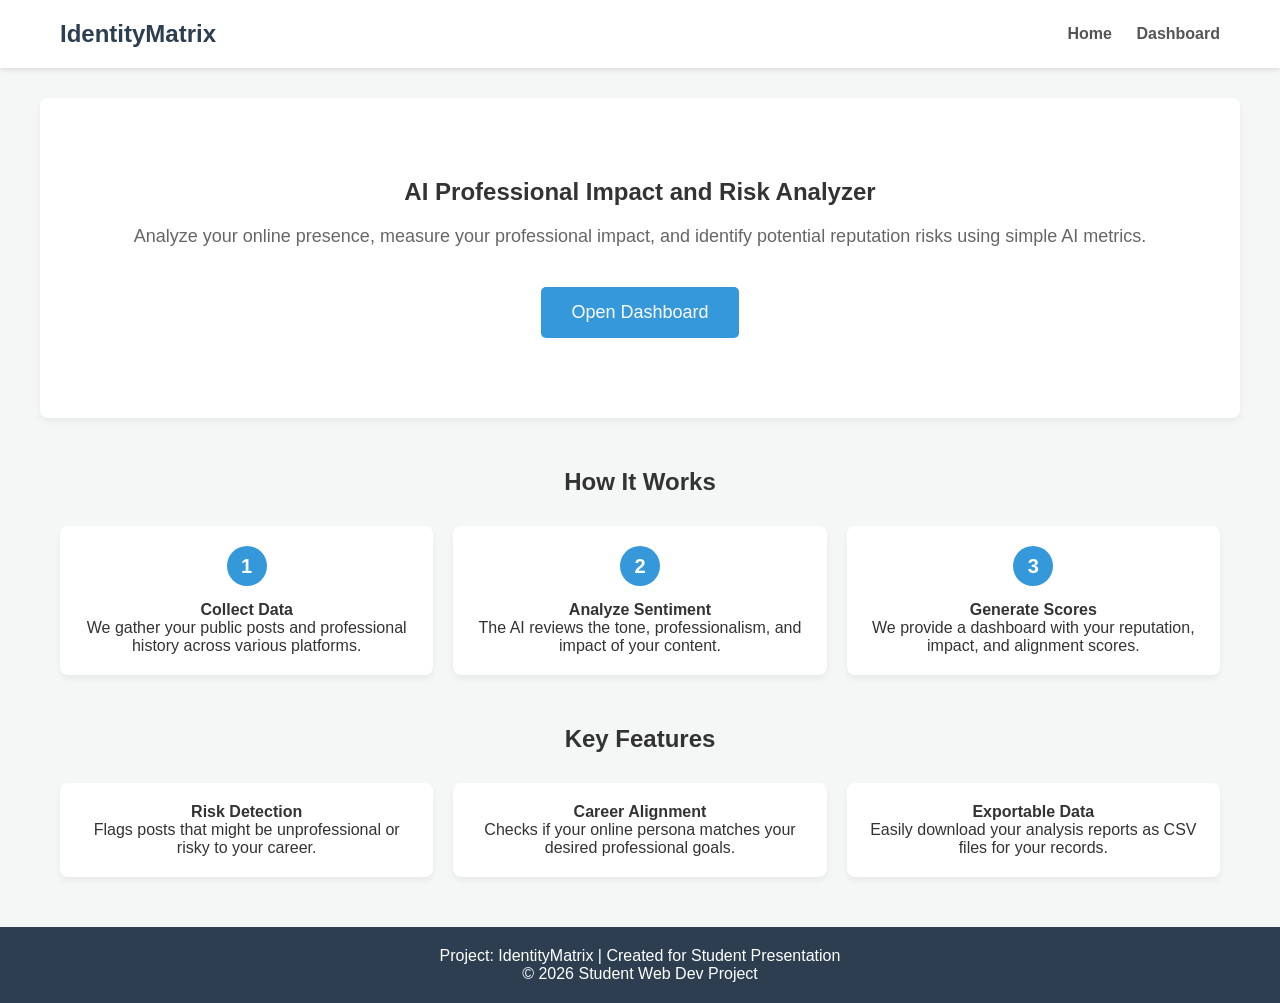
<file: index.html>
<!DOCTYPE html>
<html lang="en">
<head>
    <meta charset="UTF-8">
    <meta name="viewport" content="width=device-width, initial-scale=1.0">
    <title>IdentityMatrix | Home</title>
    <link rel="stylesheet" href="style.css">
</head>
<body>

    <header class="header">
        <div class="container nav-bar">
            <h1 class="logo">IdentityMatrix</h1>
            <nav>
                <a href="index.html" class="nav-link">Home</a>
                <a href="dashboard.html" class="nav-link">Dashboard</a>
            </nav>
        </div>
    </header>

    <section class="hero container">
        <h2>AI Professional Impact and Risk Analyzer</h2>
        <p>Analyze your online presence, measure your professional impact, and identify potential reputation risks using simple AI metrics.</p>
        <a href="dashboard.html" class="btn btn-large">Open Dashboard</a>
    </section>

    <section class="container section">
        <h3 class="section-title">How It Works</h3>
        <div class="grid-3">
            <div class="step">
                <div class="step-number">1</div>
                <h4>Collect Data</h4>
                <p>We gather your public posts and professional history across various platforms.</p>
            </div>
            <div class="step">
                <div class="step-number">2</div>
                <h4>Analyze Sentiment</h4>
                <p>The AI reviews the tone, professionalism, and impact of your content.</p>
            </div>
            <div class="step">
                <div class="step-number">3</div>
                <h4>Generate Scores</h4>
                <p>We provide a dashboard with your reputation, impact, and alignment scores.</p>
            </div>
        </div>
    </section>

    <section class="container section">
        <h3 class="section-title">Key Features</h3>
        <div class="grid-3">
            <div class="card">
                <h4>Risk Detection</h4>
                <p>Flags posts that might be unprofessional or risky to your career.</p>
            </div>
            <div class="card">
                <h4>Career Alignment</h4>
                <p>Checks if your online persona matches your desired professional goals.</p>
            </div>
            <div class="card">
                <h4>Exportable Data</h4>
                <p>Easily download your analysis reports as CSV files for your records.</p>
            </div>
        </div>
    </section>

    <footer class="footer">
        <div class="container">
            <p>Project: IdentityMatrix | Created for Student Presentation</p>
            <p>&copy; 2026 Student Web Dev Project</p>
        </div>
    </footer>

    <script src="script.js" defer></script>
</body>
</html>
</file>
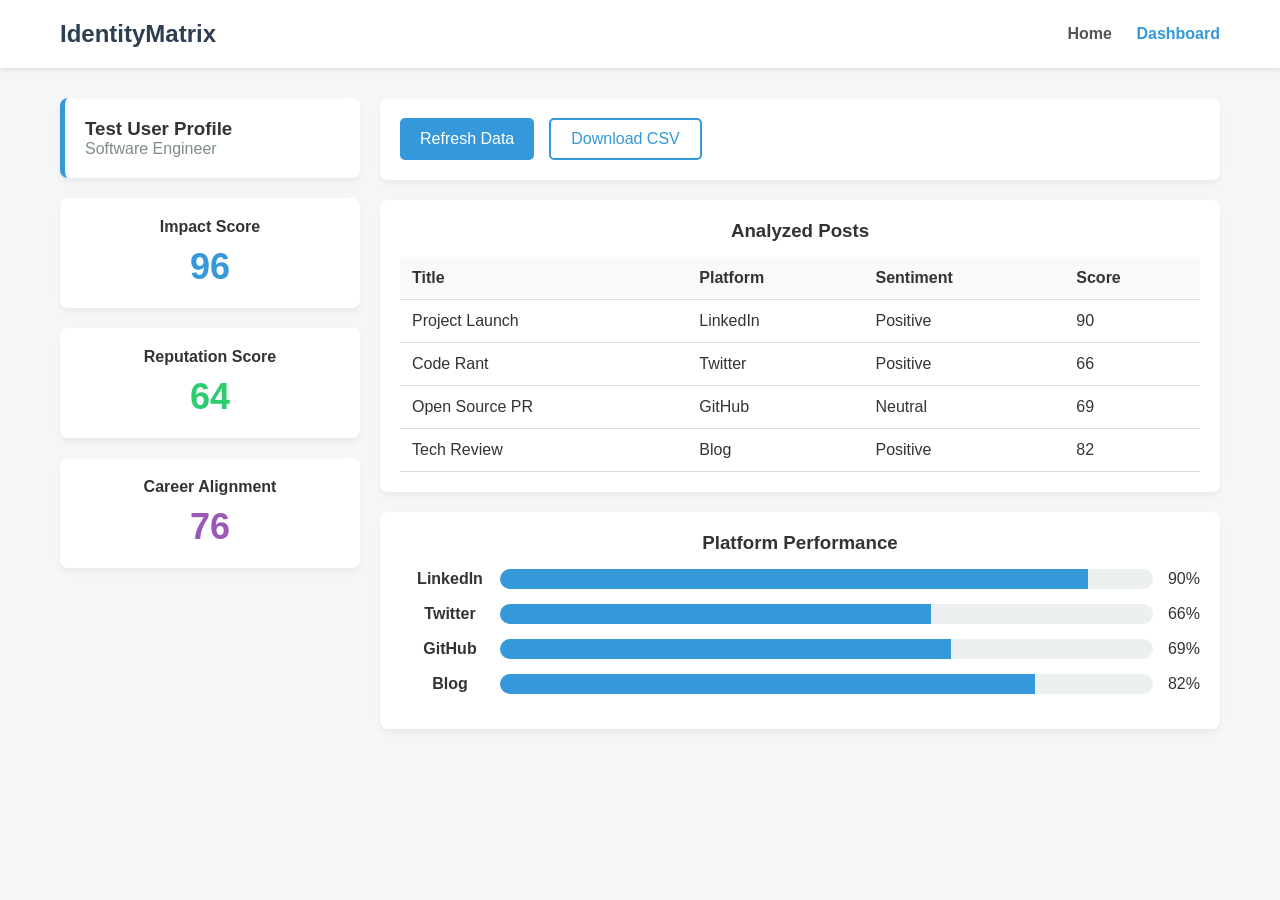
<file: dashboard.html>
<!DOCTYPE html>
<html lang="en">
<head>
    <meta charset="UTF-8">
    <meta name="viewport" content="width=device-width, initial-scale=1.0">
    <title>IdentityMatrix | Dashboard</title>
    <link rel="stylesheet" href="style.css">
</head>
<body>

    <header class="header">
        <div class="container nav-bar">
            <h1 class="logo">IdentityMatrix</h1>
            <nav>
                <a href="index.html" class="nav-link">Home</a>
                <a href="dashboard.html" class="nav-link active">Dashboard</a>
            </nav>
        </div>
    </header>

    <div class="container dashboard-layout">
        
        <aside class="sidebar">
            <div class="card profile-card">
                <h3>Test User Profile</h3>
                <p class="role">Software Engineer</p>
            </div>

            <div class="card score-card">
                <h4>Impact Score</h4>
                <div class="score-value text-blue" id="impactScore">0</div>
            </div>

            <div class="card score-card">
                <h4>Reputation Score</h4>
                <div class="score-value text-green" id="reputationScore">0</div>
            </div>

            <div class="card score-card">
                <h4>Career Alignment</h4>
                <div class="score-value text-purple" id="alignmentScore">0</div>
            </div>
        </aside>

        <main class="main-content">
            
            <div class="controls card">
                <button class="btn" id="refreshBtn">Refresh Data</button>
                <button class="btn btn-outline" id="csvBtn">Download CSV</button>
            </div>

            <div class="card">
                <h3>Analyzed Posts</h3>
                <table class="data-table" id="dataTable">
                    <thead>
                        <tr>
                            <th>Title</th>
                            <th>Platform</th>
                            <th>Sentiment</th>
                            <th>Score</th>
                        </tr>
                    </thead>
                    <tbody id="tableBody">
                        </tbody>
                </table>
            </div>

            <div class="card">
                <h3>Platform Performance</h3>
                <div class="chart-container" id="barChart">
                    </div>
            </div>

        </main>
    </div>

    <script src="script.js" defer></script>
</body>
</html>
</file>
<file: style.css>
/* style.css */

/* --- Basic Setup --- */
* {
    margin: 0;
    padding: 0;
    box-sizing: border-box;
    font-family: Arial, sans-serif;
}

body {
    background-color: #f4f7f6;
    color: #333;
}

/* --- Layout Classes --- */
.container {
    max-width: 1200px;
    margin: 0 auto;
    padding: 0 20px;
}

.grid-3 {
    display: flex;
    justify-content: space-between;
    gap: 20px;
}

.grid-3 > div {
    flex: 1;
}

/* --- Header & Nav --- */
.header {
    background-color: #ffffff;
    box-shadow: 0 2px 4px rgba(0,0,0,0.1);
    padding: 20px 0;
}

.nav-bar {
    display: flex;
    justify-content: space-between;
    align-items: center;
}

.logo {
    color: #2c3e50;
    font-size: 24px;
}

.nav-link {
    text-decoration: none;
    color: #555;
    margin-left: 20px;
    font-weight: bold;
}

.nav-link:hover, .nav-link.active {
    color: #3498db;
}

/* --- Buttons --- */
.btn {
    background-color: #3498db;
    color: white;
    border: none;
    padding: 10px 20px;
    border-radius: 5px;
    cursor: pointer;
    font-size: 16px;
    transition: background 0.3s;
    text-decoration: none;
    display: inline-block;
}

.btn:hover {
    background-color: #2980b9;
}

.btn-large {
    padding: 15px 30px;
    font-size: 18px;
    margin-top: 20px;
}

.btn-outline {
    background-color: white;
    color: #3498db;
    border: 2px solid #3498db;
}

.btn-outline:hover {
    background-color: #f0f8ff;
}

/* --- Index Page Specific --- */
.hero {
    text-align: center;
    padding: 80px 20px;
    background-color: white;
    margin-top: 30px;
    border-radius: 8px;
    box-shadow: 0 4px 6px rgba(0,0,0,0.05);
}

.hero p {
    font-size: 18px;
    color: #666;
    margin: 20px 0;
}

.section {
    margin-top: 50px;
    margin-bottom: 50px;
}

.section-title {
    text-align: center;
    margin-bottom: 30px;
    font-size: 24px;
}

.step, .card {
    background: white;
    padding: 20px;
    border-radius: 8px;
    box-shadow: 0 4px 6px rgba(0,0,0,0.05);
    text-align: center;
}

.step-number {
    background-color: #3498db;
    color: white;
    width: 40px;
    height: 40px;
    line-height: 40px;
    border-radius: 50%;
    margin: 0 auto 15px auto;
    font-size: 20px;
    font-weight: bold;
}

/* --- Dashboard Specific --- */
.dashboard-layout {
    display: flex;
    gap: 20px;
    margin-top: 30px;
}

.sidebar {
    width: 300px;
    display: flex;
    flex-direction: column;
    gap: 20px;
}

.main-content {
    flex: 1;
    display: flex;
    flex-direction: column;
    gap: 20px;
}

.profile-card {
    text-align: left;
    border-left: 5px solid #3498db;
}

.role {
    color: #7f8c8d;
}

.score-card {
    text-align: center;
}

.score-value {
    font-size: 36px;
    font-weight: bold;
    margin-top: 10px;
}

.text-blue { color: #3498db; }
.text-green { color: #2ecc71; }
.text-purple { color: #9b59b6; }

.controls {
    display: flex;
    gap: 15px;
    text-align: left;
}

/* --- Table Styles --- */
.data-table {
    width: 100%;
    border-collapse: collapse;
    margin-top: 15px;
    text-align: left;
}

.data-table th, .data-table td {
    padding: 12px;
    border-bottom: 1px solid #ddd;
}

.data-table th {
    background-color: #f8f9fa;
}

/* --- Simple Bar Chart Styles --- */
.chart-container {
    margin-top: 15px;
}

.chart-row {
    display: flex;
    align-items: center;
    margin-bottom: 15px;
}

.chart-label {
    width: 100px;
    font-weight: bold;
}

.chart-bar-bg {
    flex: 1;
    background-color: #ecf0f1;
    height: 20px;
    border-radius: 10px;
    overflow: hidden;
    margin-right: 15px;
}

.chart-bar-fill {
    height: 100%;
    background-color: #3498db;
    transition: width 0.5s ease-in-out;
}

/* --- Footer --- */
.footer {
    text-align: center;
    padding: 20px;
    margin-top: 50px;
    background-color: #2c3e50;
    color: white;
}
</file>
